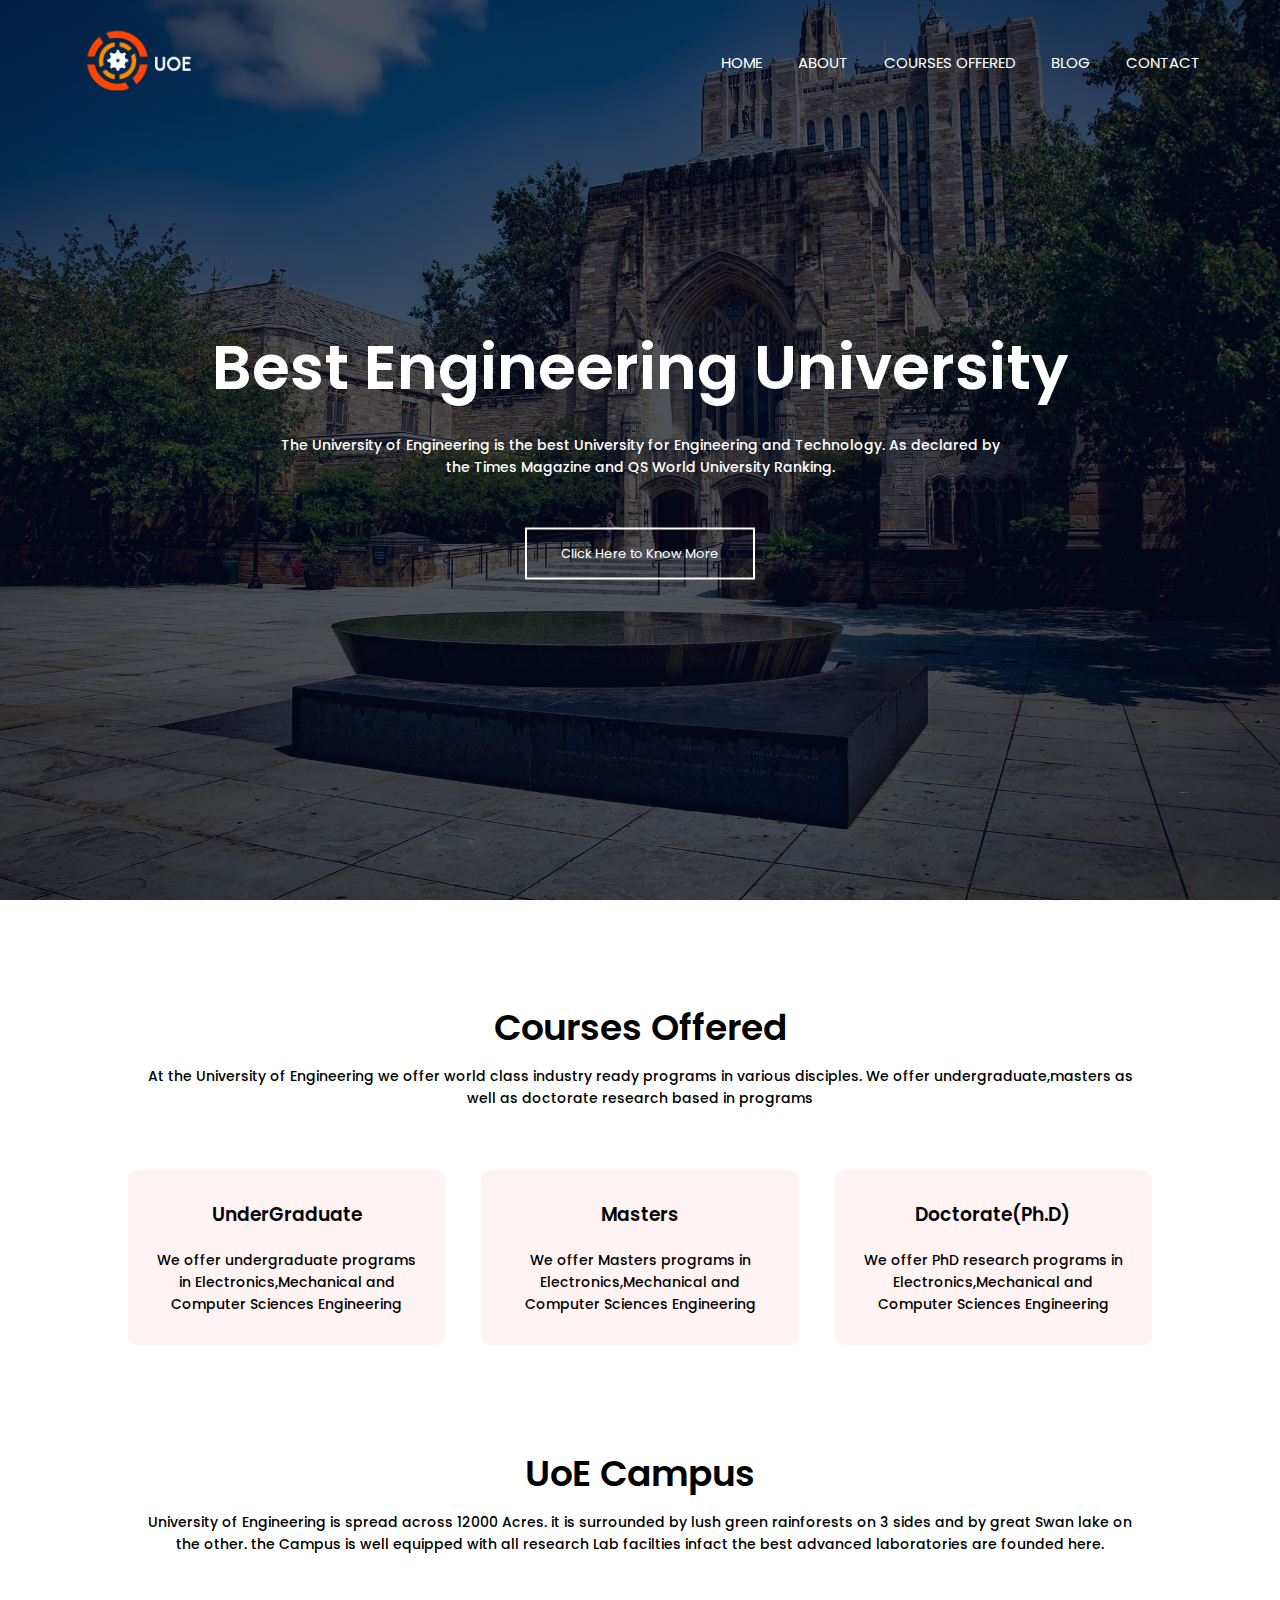
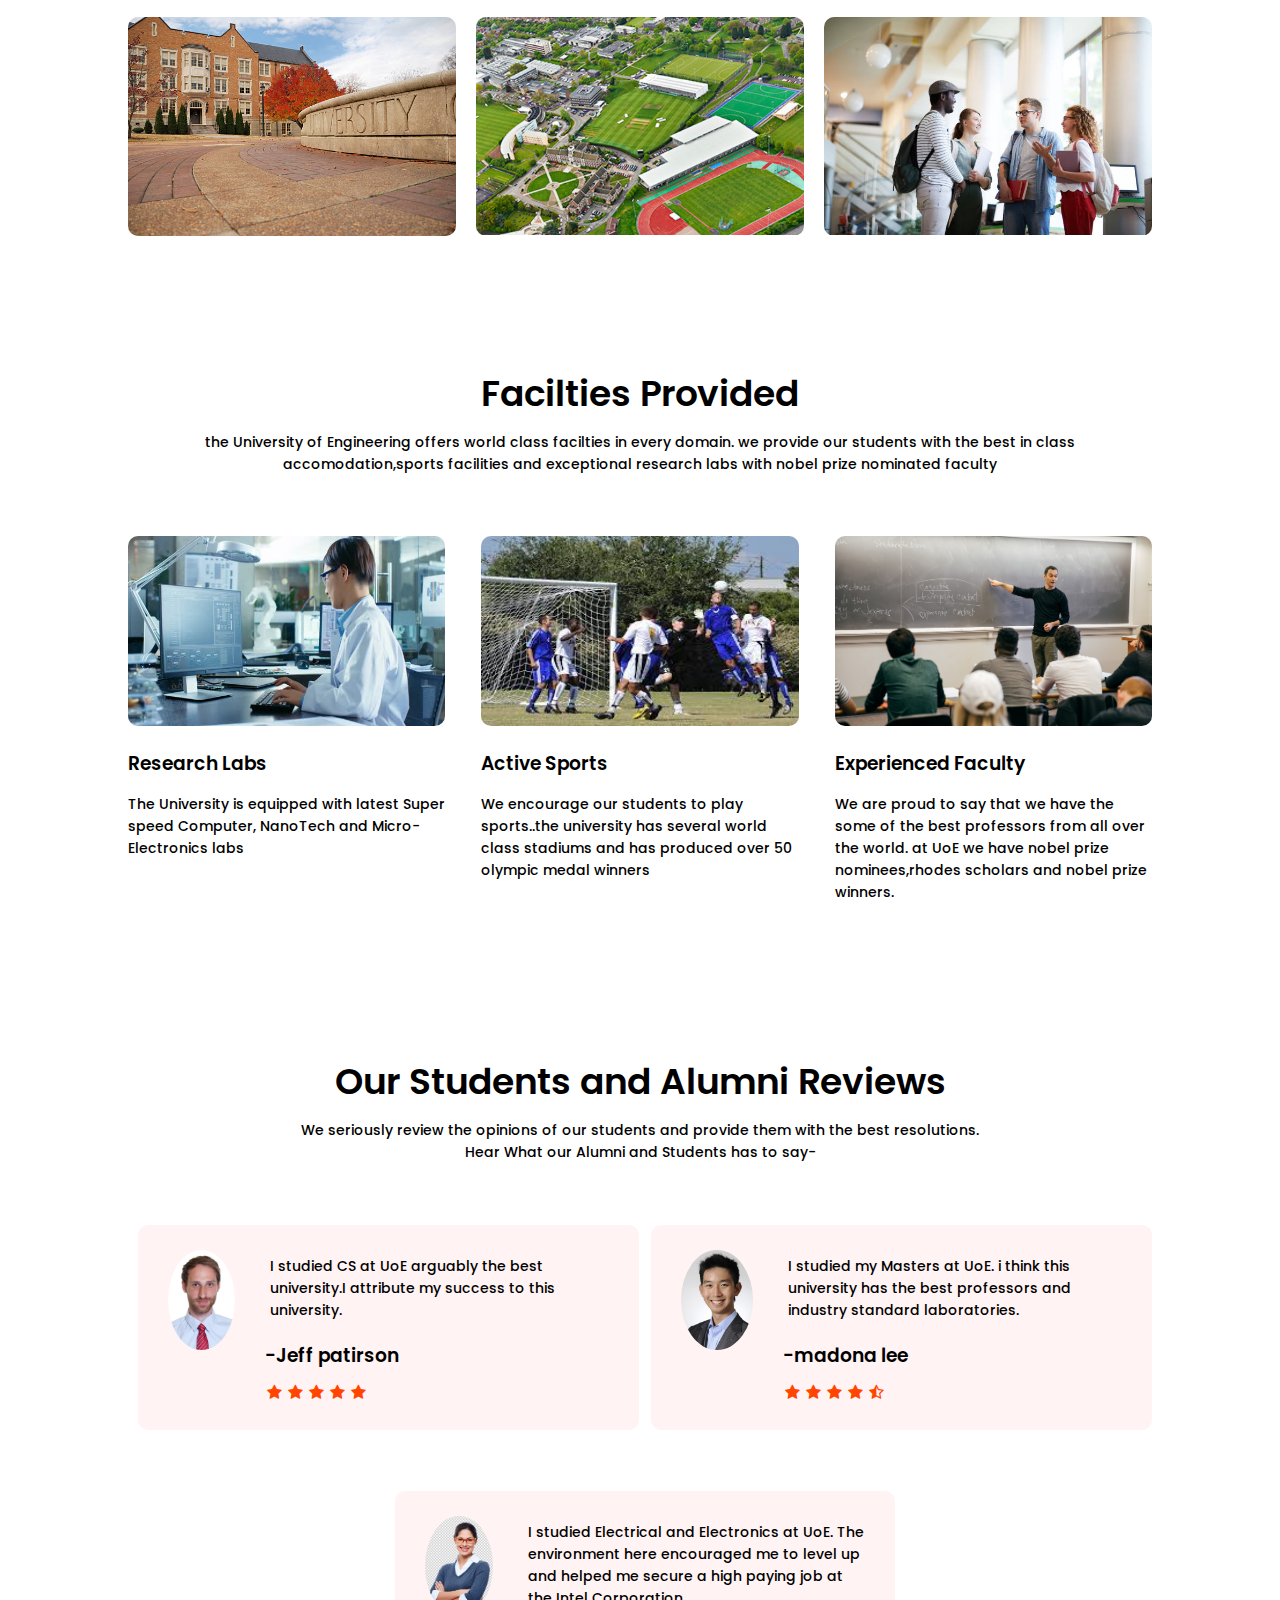
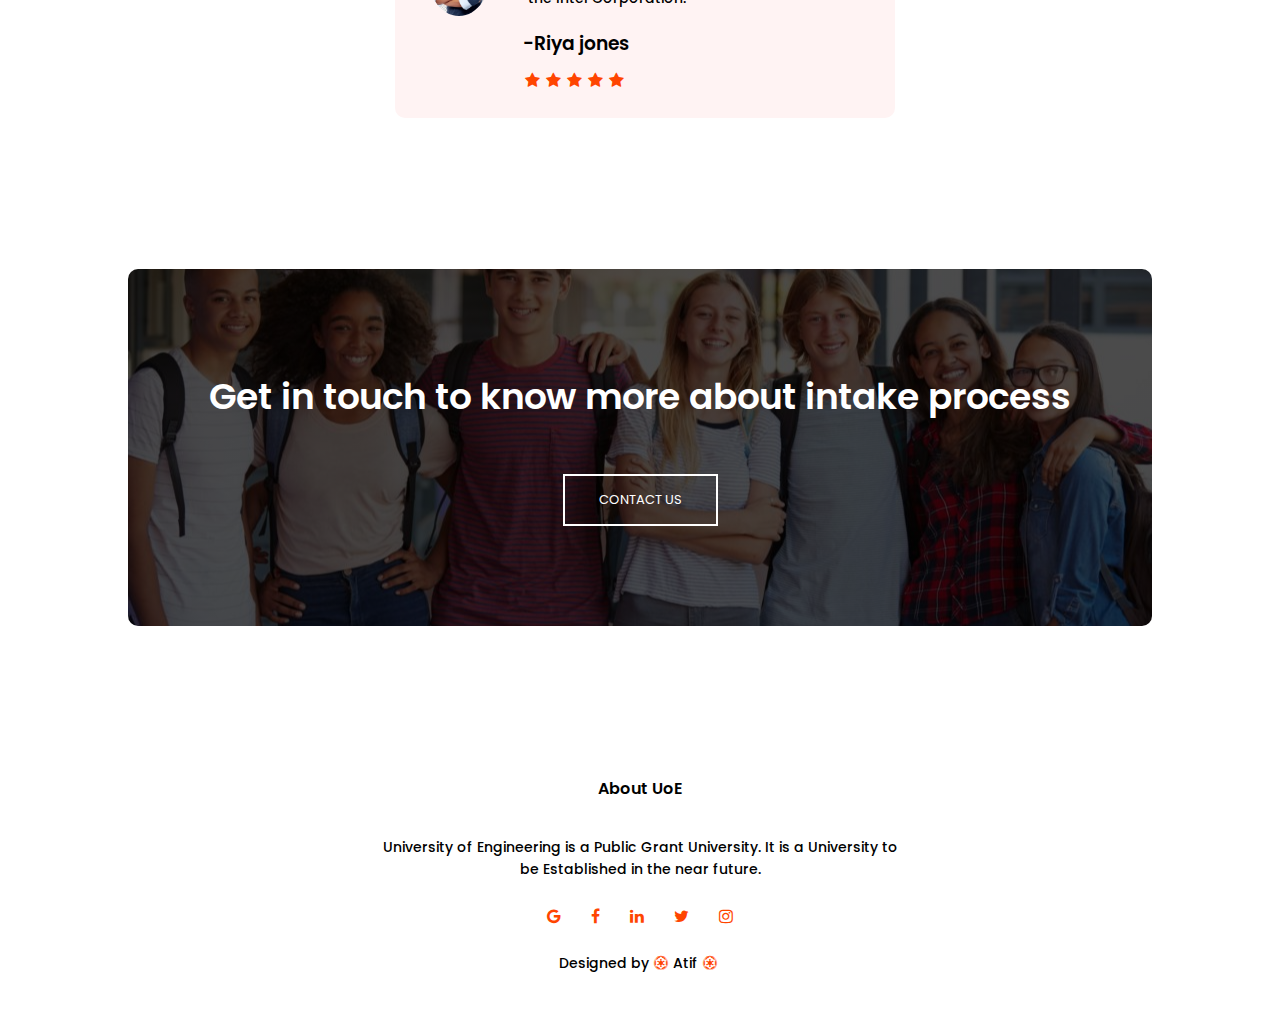
<file: index.html>
<!DOCTYPE html>
<html lang="en">
<head>
    
    <meta charset="UTF-8">
    <meta http-equiv="X-UA-Compatible" content="IE=edge">
    <meta name="viewport" content="width=device-width, initial-scale=1.0">
    <link rel="stylesheet" href="style.css">
    <link rel="preconnect" href="https://fonts.gstatic.com">
    <link href="https://fonts.googleapis.com/css2?family=Poppins:ital,wght@0,100;0,400;0,600;0,700;1,100&display=swap" rel="stylesheet">
    <link rel="stylesheet" href="https://stackpath.bootstrapcdn.com/font-awesome/4.7.0/css/font-awesome.min.css">
    <title>University of Engineering </title>
</head>
<body>
    <section class="header">
<nav>
    <a href="index.html">
        <img src="logo.png" alt="Logo">
    </a>
    <div class="nav-links" id="navLinks">
        <i class="fa fa-times" onclick="hideMenu()"></i>
        <ul>
            <li><a href="index.html">HOME</a></li>
            <li><a href="About.html">ABOUT</a></li>
            <li><a href="Courses.html">COURSES OFFERED</a></li>            
            <li><a href="Blog.html">BLOG</a></li>            
            <li><a href="contact.html">CONTACT</a></li>            
        </ul>  
    </div>
    <i class="fa fa-bars" onclick="showMenu()"></i>
</nav>
<div class="text-box">
    <h1>Best Engineering University</h1>
    <p>The University of Engineering is the best University for Engineering and Technology.
         As declared by <br>the Times Magazine and QS World University Ranking.</p>
    <a href="About.html" class='hero-btn'>Click Here to Know More </a>
</div>
    </section>
<!-- Nice COURSES offered -->
<section class="course">
    <h1>Courses Offered </h1>
    <p>At the University of Engineering we offer world class industry ready programs in various disciples. We offer undergraduate,masters as well as doctorate research based in programs</p>
    <div class="row">
    <div class="course-column">
        <h3>UnderGraduate</h3>
        <p>We offer undergraduate programs in Electronics,Mechanical and Computer Sciences Engineering</p>
    </div>
    <div class="course-column">
        <h3>Masters</h3>
        <p>We offer Masters programs in Electronics,Mechanical and Computer Sciences Engineering</p>
    </div>
    <div class="course-column">
        <h3>Doctorate(Ph.D)</h3>
        <p>We offer PhD research programs in Electronics,Mechanical and Computer Sciences Engineering</p>
    </div>
</div>
</section>
<section class="campus">
    <h1>UoE Campus</h1>
    <p>University of Engineering is spread across 12000 Acres. it is surrounded by lush green rainforests on 3 sides and by great Swan lake on the other. the Campus is well equipped with all research Lab facilties infact the best advanced laboratories are founded here.
    </p>
    <div class="row">
        <div class="campus-column">
            <img src="campus.jpg">
            <div class="layer">
                <h3>Entrance</h3>
            </div>
        </div>
        <div class="campus-column">
            <img src="campus3.png">
            <div class="layer">
                <h3>Sports Area</h3>
            </div>
        </div>
        <div class="campus-column">
            <img src="campus2.jpg" >
            <div class="layer">
                <h3>Great Hall</h3>
            </div>
        </div>
    </div>
</section>

<!-- Facilties provided by University -->
<section class="facilities">
    <h1>Facilties Provided</h1>
    <p>the University of Engineering offers world class facilties in every domain. we provide our students with the best in class accomodation,sports facilities and exceptional research labs with nobel prize nominated faculty</p>
    <div class="row">
        <div class="facilties-coloumn">
            <img src="facilties1.jpg">
                <h3>Research Labs</h3>
                <p>The University is equipped with latest Super speed Computer, NanoTech and Micro-Electronics labs</p>
        </div>
        <div class="facilties-coloumn">
            <img src="facilities2.jpg">
                <h3>Active Sports</h3>
                <p>We encourage our students to play sports..the university has several world class stadiums and has produced over 50 olympic medal winners</p>
        </div>
        <div class="facilties-coloumn">
            <img src="facilities3.jpg">
                <h3>Experienced Faculty</h3>
                <p>We are proud to say that we have the some of the best professors from all over the world. at UoE we have nobel prize nominees,rhodes scholars and nobel prize winners. </p>
        </div>
    </div>
</section>
<section class="reviews">
    <h1>Our Students and Alumni Reviews</h1>
    <p>We seriously review the opinions of our students and provide them with the best resolutions.<br>
    Hear What our Alumni and Students has to say- </p>
    <div class="row">
        <div class="reviews-column">
             <img src="rev2up1.jpg">
             <div>
                 <p>I studied CS at UoE arguably the best university.I attribute my success to this university.</p>
                 <h3>-Jeff patirson</h3>
                 <i class="fa fa-star"></i>
                 <i class="fa fa-star"></i>
                 <i class="fa fa-star"></i>
                 <i class="fa fa-star"></i>
                 <i class="fa fa-star"></i>
             </div>
        </div>
        <div class="reviews-column">
             <img src="rev111.jpg">
             <div>
                 <p>I studied my Masters at UoE. i think this university has the best professors and industry standard laboratories. </p>
                 <h3>-madona lee</h3>
                 <i class="fa fa-star"></i>
                 <i class="fa fa-star"></i>
                 <i class="fa fa-star"></i>
                 <i class="fa fa-star"></i>
                 <i class="fa fa-star-half-o"></i>
             </div>
        </div>
    </div>
    <div class="row2">
    <div class="reviews-column">
        <img src="1114.jpg">
        <div>
            <p>I studied Electrical and Electronics at UoE. The environment here encouraged me to level up and helped me secure a high paying job at the Intel Corporation. </p>
            <h3>-Riya jones</h3>
            <i class="fa fa-star"></i>
            <i class="fa fa-star"></i>
            <i class="fa fa-star"></i>
            <i class="fa fa-star"></i>
            <i class="fa fa-star"></i>
        </div>
   </div>
</div>
</section>


<!-- distant courses section -->
<section class="cta">
    <h1>Get in touch to know more about intake process</h1>
    <a href="" class="hero-btn">CONTACT US</a>
</section>

<!-- footer section  -->
<section class="footer">
    <h4>About UoE</h4>
    <p>University of Engineering is a Public Grant University. It is a University to <br>be Established in the near future.</p>
    <div class="socialicons">
        <i class="fa fa-google"></i>
        <i class="fa fa-facebook"></i>
        <i class="fa fa-linkedin"></i>
        <i class="fa fa-twitter"></i>        
        <i class="fa fa-instagram"></i>        
                
    </div>

    <!-- conclusion line -->
    <p>Designed by<i class="fa fa-empire"></i>Atif<i class="fa fa-empire"></i></p>
</section>

<!-- -----JavaScript -->
<script>
    var navLinks = document.getElementById("navLinks");
    function showMenu()
    {
        document.querySelector('.nav-links').style.display = 'block';
        navLinks.style.right = "0";

    }
    function hideMenu()
    {
        navLinks.style.right="-200px";
        setTimeout(()=>{
        	document.querySelector('.nav-links').style.display = 'none';
        },1000)
    }    
</script>



</body>
</html>
</file>
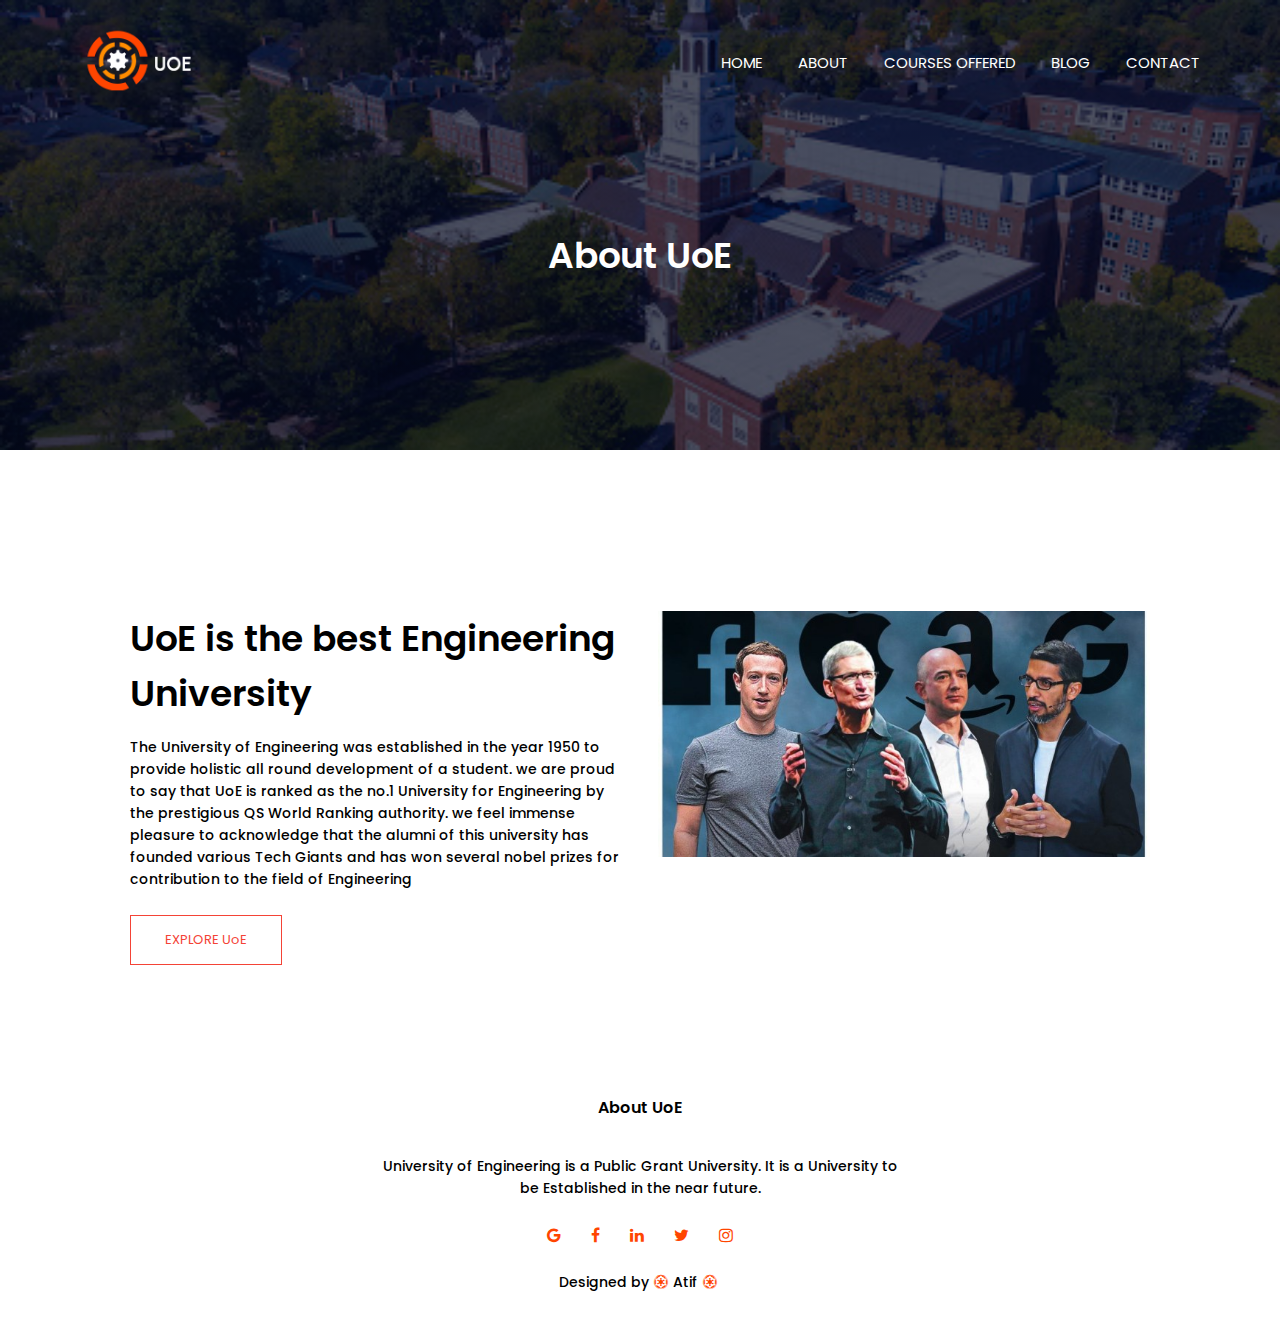
<file: About.html>
<!DOCTYPE html>
<html lang="en">
<head>
    
    <meta charset="UTF-8">
    <meta http-equiv="X-UA-Compatible" content="IE=edge">
    <meta name="viewport" content="width=device-width, initial-scale=1.0">
    <link rel="stylesheet" href="style.css">
    <link rel="preconnect" href="https://fonts.gstatic.com">
    <link href="https://fonts.googleapis.com/css2?family=Poppins:ital,wght@0,100;0,400;0,600;0,700;1,100&display=swap" rel="stylesheet">
    <link rel="stylesheet" href="https://stackpath.bootstrapcdn.com/font-awesome/4.7.0/css/font-awesome.min.css">
    <title>About UoE </title>
</head>
<body>
    <section class="about-header">
<nav>
    <a href="index.html">
        <img src="logo.png" alt="Logo">
    </a>
    <div class="nav-links" id="navLinks">
        <i class="fa fa-times" onclick="hideMenu()"></i>
        <ul>
            <li><a href="index.html">HOME</a></li>
            <li><a href="About.html">ABOUT</a></li>
            <li><a href="Courses.html">COURSES OFFERED</a></li>            
            <li><a href="Blog.html">BLOG</a></li>            
            <li><a href="contact.html">CONTACT</a></li>            
        </ul>  
    </div>
    <i class="fa fa-bars" onclick="showMenu()"></i>
</nav>
<h1>About UoE</h1>
    </section>


<section class="about-us">
    <div class="row">
        <div class="about-col">
            <h1>UoE is the best Engineering University</h1>
            <p>The University of Engineering was established in the year 1950 to provide holistic all round development of a student. we are proud to say that UoE is ranked as the no.1 University for Engineering by the prestigious QS World Ranking authority. we feel immense pleasure to acknowledge that the alumni of this university has founded various Tech Giants and has won several nobel prizes for contribution to the field of Engineering</p>
            <a href="" class="hero-btn red-btn">EXPLORE UoE</a>
            </div>
        <div class="about-col">
            <img src="about22.jpg" alt="">
        </div>
    </div>
</section>




    
<!-- footer section  -->
<section class="footer">
    <h4>About UoE</h4>
    <p>University of Engineering is a Public Grant University. It is a University to <br>be Established in the near future.</p>
    <div class="socialicons">
        <i class="fa fa-google"></i>
        <i class="fa fa-facebook"></i>
        <i class="fa fa-linkedin"></i>
        <i class="fa fa-twitter"></i>        
        <i class="fa fa-instagram"></i>        
                
    </div>

    <!-- conclusion line -->
    <p>Designed by<i class="fa fa-empire"></i>Atif<i class="fa fa-empire"></i></p>
</section>

<!-- -----JavaScript -->
<script>
    var navLinks = document.getElementById("navLinks");
    function showMenu()
    {
        document.querySelector('.nav-links').style.display = 'block';
        navLinks.style.right = "0";

    }
    function hideMenu()
    {
        navLinks.style.right="-200px";
        setTimeout(()=>{
        	document.querySelector('.nav-links').style.display = 'none';
        },1000)
    }    
</script>



</body>
</html>
</file>
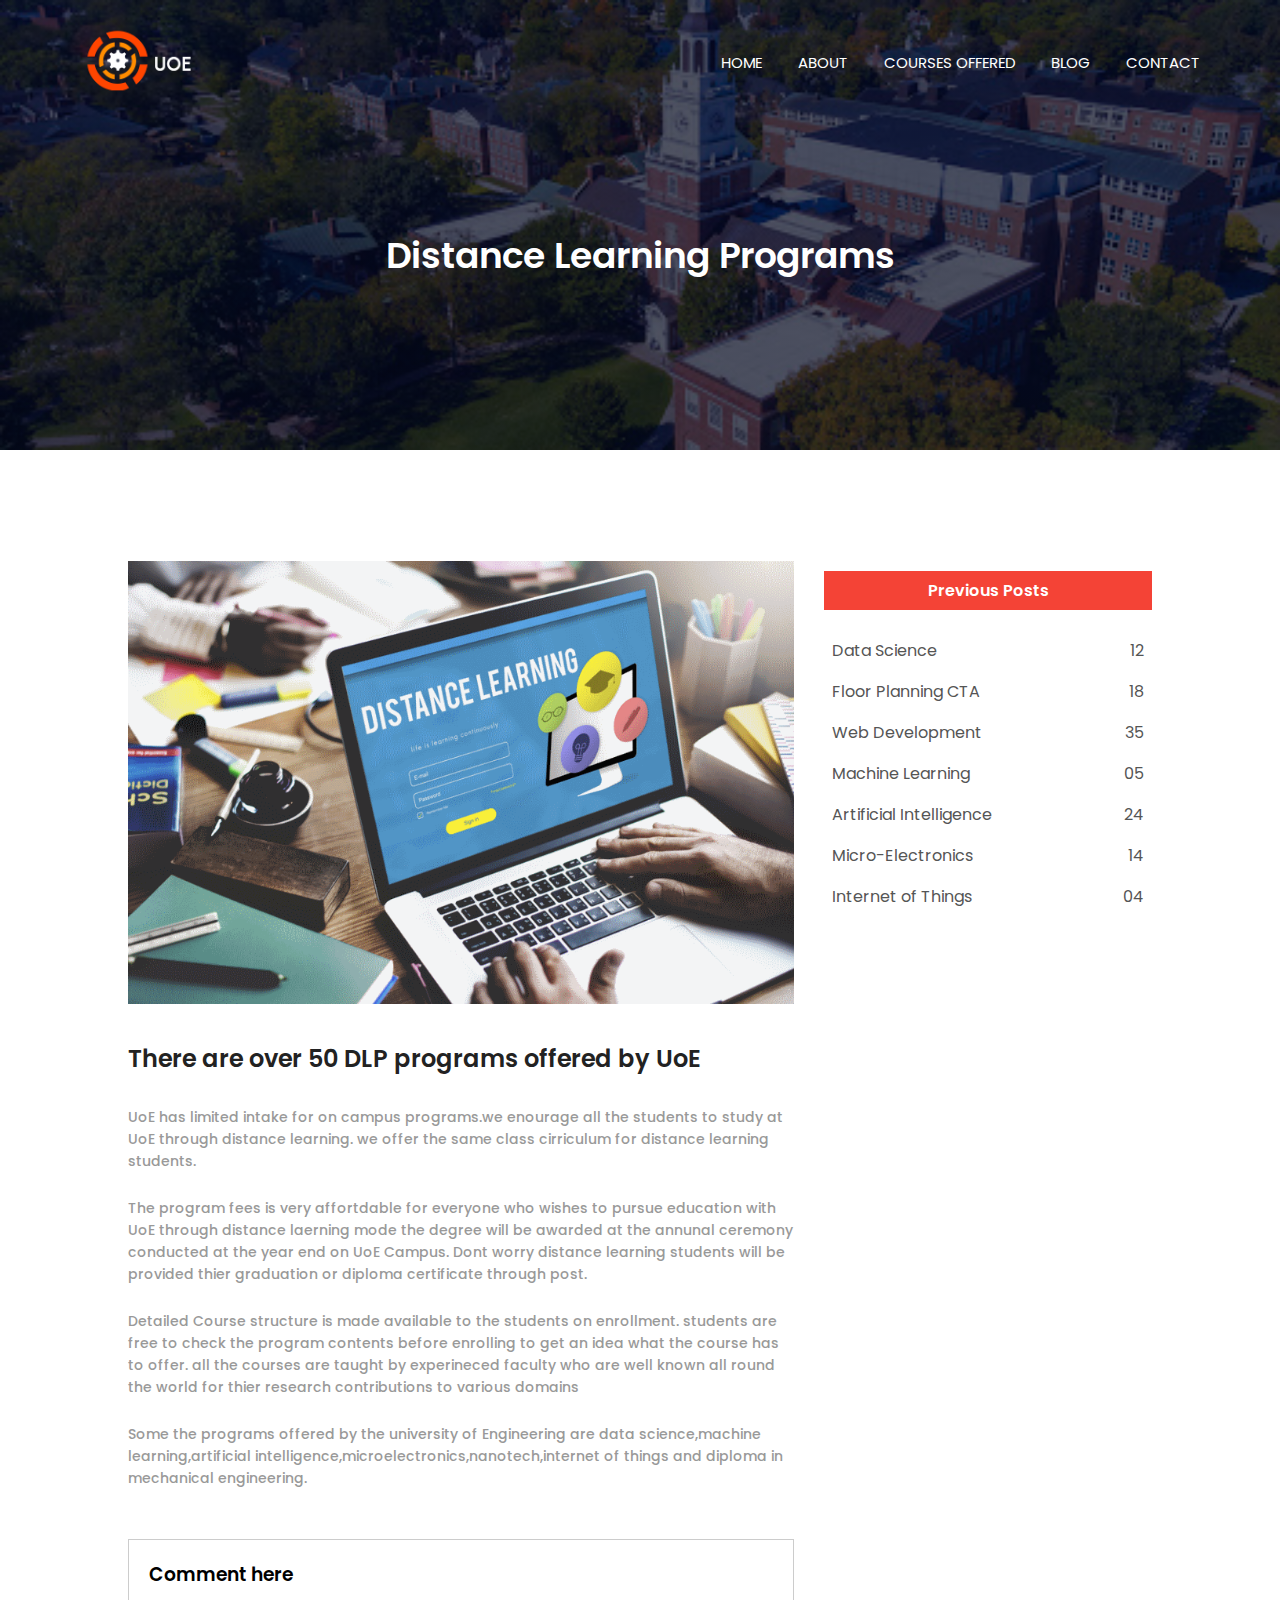
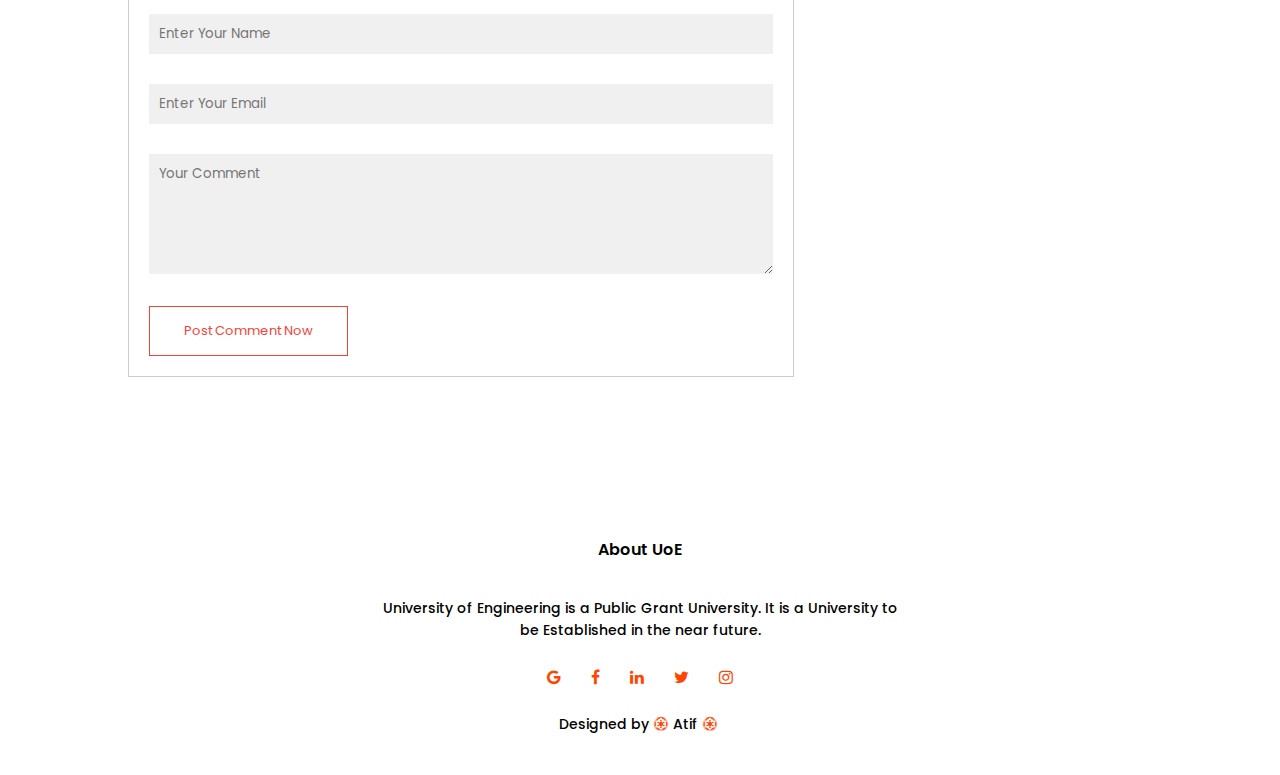
<file: Blog.html>
<!DOCTYPE html>
<html lang="en">
<head>
    
    <meta charset="UTF-8">
    <meta http-equiv="X-UA-Compatible" content="IE=edge">
    <meta name="viewport" content="width=device-width, initial-scale=1.0">
    <link rel="stylesheet" href="style.css">
    <link rel="preconnect" href="https://fonts.gstatic.com">
    <link href="https://fonts.googleapis.com/css2?family=Poppins:ital,wght@0,100;0,400;0,600;0,700;1,100&display=swap" rel="stylesheet">
    <link rel="stylesheet" href="https://stackpath.bootstrapcdn.com/font-awesome/4.7.0/css/font-awesome.min.css">
    <title>UoE Blog</title>
</head>
<body>
    <section class="about-header">
<nav>
    <a href="index.html">
        <img src="logo.png" alt="Logo">
    </a>
    <div class="nav-links" id="navLinks">
        <i class="fa fa-times" onclick="hideMenu()"></i>
        <ul>
            <li><a href="index.html">HOME</a></li>
            <li><a href="About.html">ABOUT</a></li>
            <li><a href="Courses.html">COURSES OFFERED</a></li>            
            <li><a href="Blog.html">BLOG</a></li>            
            <li><a href="contact.html">CONTACT</a></li>            
        </ul>  
    </div>
    <i class="fa fa-bars" onclick="showMenu()"></i>
</nav>
<h1>Distance Learning Programs</h1>
    </section>

<!-- content of blog page -->
<section class="blog-content">
    <div class="row">
        <div class="blog-left">
            <img src="dlp.png" alt="">
            <h2>There are over 50 DLP programs offered by UoE</h2>
            <p>UoE has limited intake for on campus programs.we enourage all the students to study at UoE through distance learning. we offer the same class cirriculum for distance learning students.</p>
            <br>
            <p>The program fees is very affortdable for everyone who wishes to pursue education with UoE through distance laerning mode the degree will be awarded at the annunal ceremony conducted at the year end on UoE Campus. Dont worry distance learning students will be provided thier graduation or diploma certificate through post.</p>
            <br>
            <p>Detailed Course structure is made available to the students on enrollment. students are free to check the program contents before enrolling to get an idea what the course has to offer. all the courses are taught by experineced faculty who are well known all round the world for thier research contributions to various domains</p>
            <br>
            <p>Some the programs offered by the university of Engineering are data science,machine learning,artificial intelligence,microelectronics,nanotech,internet of things and diploma in mechanical engineering.</p>



            <!-- designing comment box -->
            <div class="comment-box">
                <h3>Comment here</h3>
                <form action="" class="comment-form">
                    <input type="text" placeholder="Enter Your Name">
                    <input type="email" placeholder="Enter Your Email">
                    <textarea rows="5" placeholder="Your Comment"></textarea>
                    <button type="submit" class="hero-btn red-btn">Post Comment Now</button>
                </form>
            </div>

        </div>
        <div class="blog-right">

            <h3>Previous Posts</h3>
            <div>
                <span>Data Science</span>
                <span>12</span>
            </div>
            <div>
                <span>Floor Planning CTA</span>
                <span>18</span>
            </div>
            <div>
                <span>Web Development</span>
                <span>35</span>
            </div>
            <div>
                <span>Machine Learning</span>
                <span>05</span>
            </div>
            <div>
                <span>Artificial Intelligence</span>
                <span>24</span>
            </div>
            <div>
                <span>Micro-Electronics</span>
                <span>14</span>
            </div>
            <div>
                <span>Internet of Things</span>
                <span>04</span>
            </div>
        </div>
    </div>
</section>




    

    
<!-- footer section  -->
<section class="footer">
    <h4>About UoE</h4>
    <p>University of Engineering is a Public Grant University. It is a University to <br>be Established in the near future.</p>
    <div class="socialicons">
        <i class="fa fa-google"></i>
        <i class="fa fa-facebook"></i>
        <i class="fa fa-linkedin"></i>
        <i class="fa fa-twitter"></i>        
        <i class="fa fa-instagram"></i>        
                
    </div>

    <!-- conclusion line -->
    <p>Designed by<i class="fa fa-empire"></i>Atif<i class="fa fa-empire"></i></p>
</section>

<!-- -----JavaScript -->
<script>
    var navLinks = document.getElementById("navLinks");
    function showMenu()
    {
        document.querySelector('.nav-links').style.display = 'block';
        navLinks.style.right = "0";

    }
    function hideMenu()
    {
        navLinks.style.right="-200px";
        setTimeout(()=>{
        	document.querySelector('.nav-links').style.display = 'none';
        },1000)
    }    
</script>



</body>
</html>
</file>
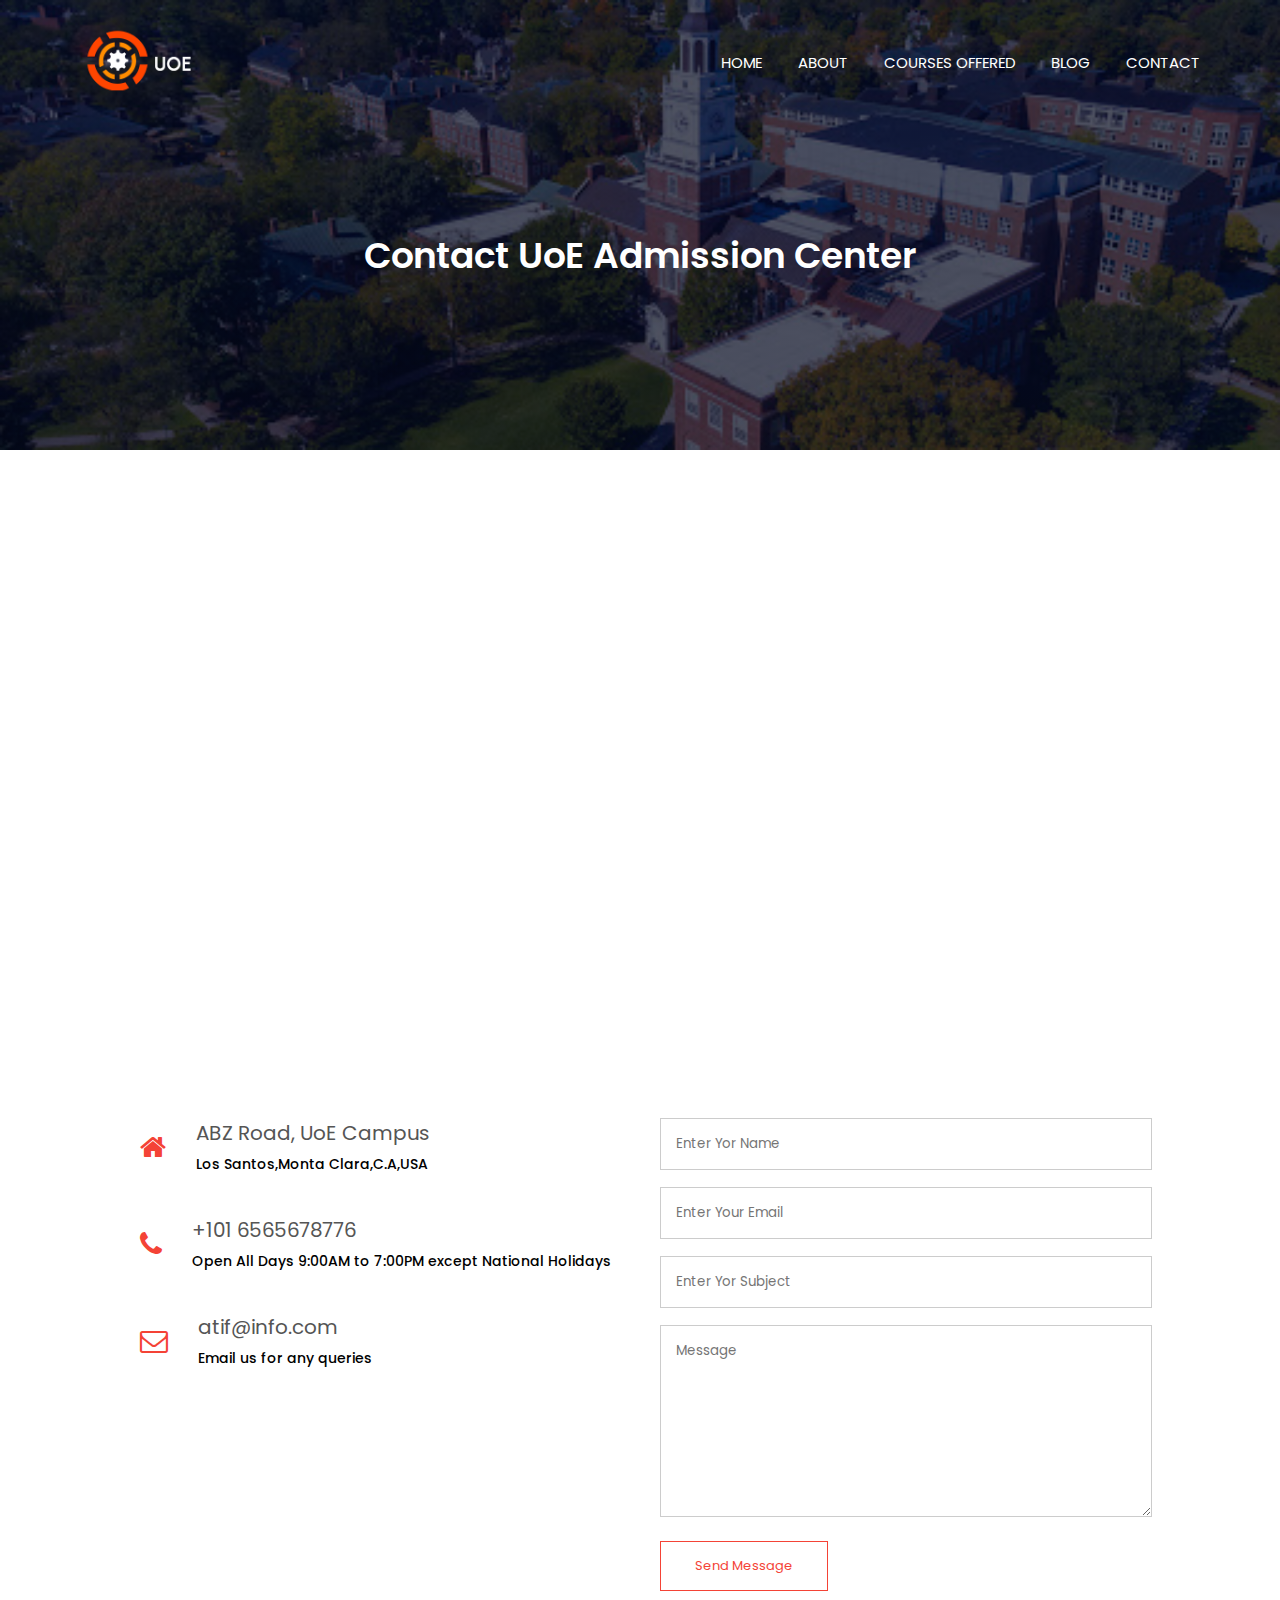
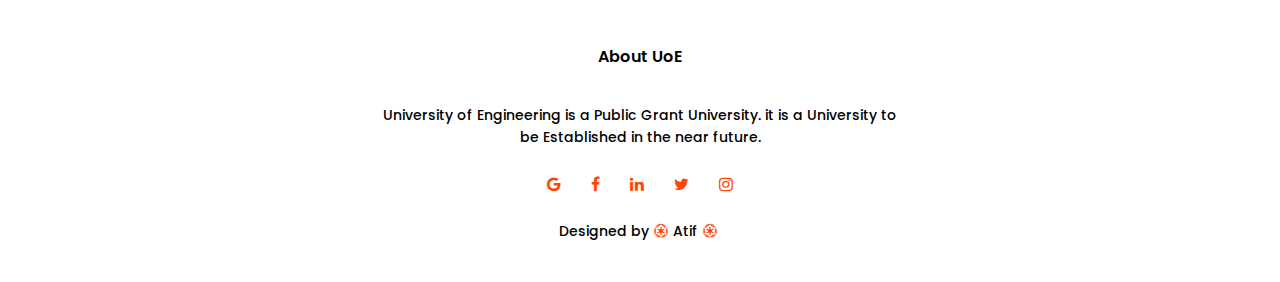
<file: contact.html>
<!DOCTYPE html>
<html lang="en">
<head>
    
    <meta charset="UTF-8">
    <meta http-equiv="X-UA-Compatible" content="IE=edge">
    <meta name="viewport" content="width=device-width, initial-scale=1.0">
    <link rel="stylesheet" href="style.css">
    
    <link rel="preconnect" href="https://fonts.gstatic.com">
    <link href="https://fonts.googleapis.com/css2?family=Poppins:ital,wght@0,100;0,400;0,600;0,700;1,100&display=swap" rel="stylesheet">
    <link rel="stylesheet" href="https://stackpath.bootstrapcdn.com/font-awesome/4.7.0/css/font-awesome.min.css">
    <title>Contact Us</title>
</head>
<body>
    <section class="about-header">
<nav>
    <a href="index.html">
        <img src="logo.png" alt="Logo">
    </a>
    <div class="nav-links" id="navLinks">
        <i class="fa fa-times" onclick="hideMenu()"></i>
        <ul>
            <li><a href="index.html">HOME</a></li>
            <li><a href="About.html">ABOUT</a></li>
            <li><a href="Courses.html">COURSES OFFERED</a></li>            
            <li><a href="Blog.html">BLOG</a></li>            
            <li><a href="contact.html">CONTACT</a></li>            
        </ul>  
    </div>
    <i class="fa fa-bars" onclick="showMenu()"></i>
</nav>
<h1>Contact UoE Admission Center</h1>
    </section>

<!-- contact uae section -->
<section class="location">
    <iframe src="https://www.google.com/maps/embed?pb=!1m18!1m12!1m3!1d5873.193814627203!2d78.50575306547786!3d17.34953103545619!2m3!1f0!2f0!3f0!3m2!1i1024!2i768!4f13.1!3m3!1m2!1s0x3bcb986e54890e85%3A0x614204b1b4e3de40!2s12%2F234-5%2C%20New%20Santoshnagar%2C%20Santosh%20Nagar%2C%20Hyderabad%2C%20Telangana%20500059!5e0!3m2!1sen!2sin!4v1621340260043!5m2!1sen!2sin" width="600" height="450" style="border:0;" allowfullscreen="" loading="lazy"></iframe>
</section>

<!-- contact form  -->
<section class="contact-us">
    <div class="row">
        <div class="contact-column">
            <div>
                <i class="fa fa-home"></i>
                <span><h5>
                    ABZ Road, UoE Campus
                </h5>
                <p>Los Santos,Monta Clara,C.A,USA</p>
            </span>
            </div>
            <div>
                <i class="fa fa-phone"></i>
                <span><h5>
                    +101 6565678776
                </h5>
                <p>Open All Days 9:00AM to 7:00PM except National Holidays</p>
            </span>
            </div>
            <div>
                <i class="fa fa-envelope-o"></i>
                <span><h5>
                    atif@info.com
                </h5>
                <p>Email us for any queries</p>
            </span>
            </div>
        </div>
             <div class="contact-column">
                 <form action="form-handler.php" method="POST">
                     <input type="text" name="name" placeholder="Enter Yor Name" required>
                     <input type="email" name="email" placeholder="Enter Your Email" required>
                     <input type="text" name="subject" placeholder="Enter Yor Subject" required>
                     <textarea rows="8"
                     name="message" placeholder="Message" required></textarea>
                     <a href="contact.html" class="hero-btn red-btn">Send Message</a>
                     

                 </form>
             </div>
    </div>
</div>
</section>






    
<!-- footer section  -->
<section class="footer">
    <h4>About UoE</h4>
    <p>University of Engineering is a Public Grant University. it is a University to <br>be Established in the near future.</p>
    <div class="socialicons">
        <i class="fa fa-google"></i>
        <i class="fa fa-facebook"></i>
        <i class="fa fa-linkedin"></i>
        <i class="fa fa-twitter"></i>        
        <i class="fa fa-instagram"></i>        
                
    </div>

    <!-- conclusion line -->
    <p>Designed by<i class="fa fa-empire"></i>Atif<i class="fa fa-empire"></i></p>
</section>

<!-- -----JavaScript -->
<script>
    var navLinks = document.getElementById("navLinks");
    function showMenu()
    {
        document.querySelector('.nav-links').style.display = 'block';
        navLinks.style.right = "0";

    }
    function hideMenu()
    {
        navLinks.style.right="-200px";
        setTimeout(()=>{
        	document.querySelector('.nav-links').style.display = 'none';
        },1000)
    }    
</script>



</body>
</html>
</file>
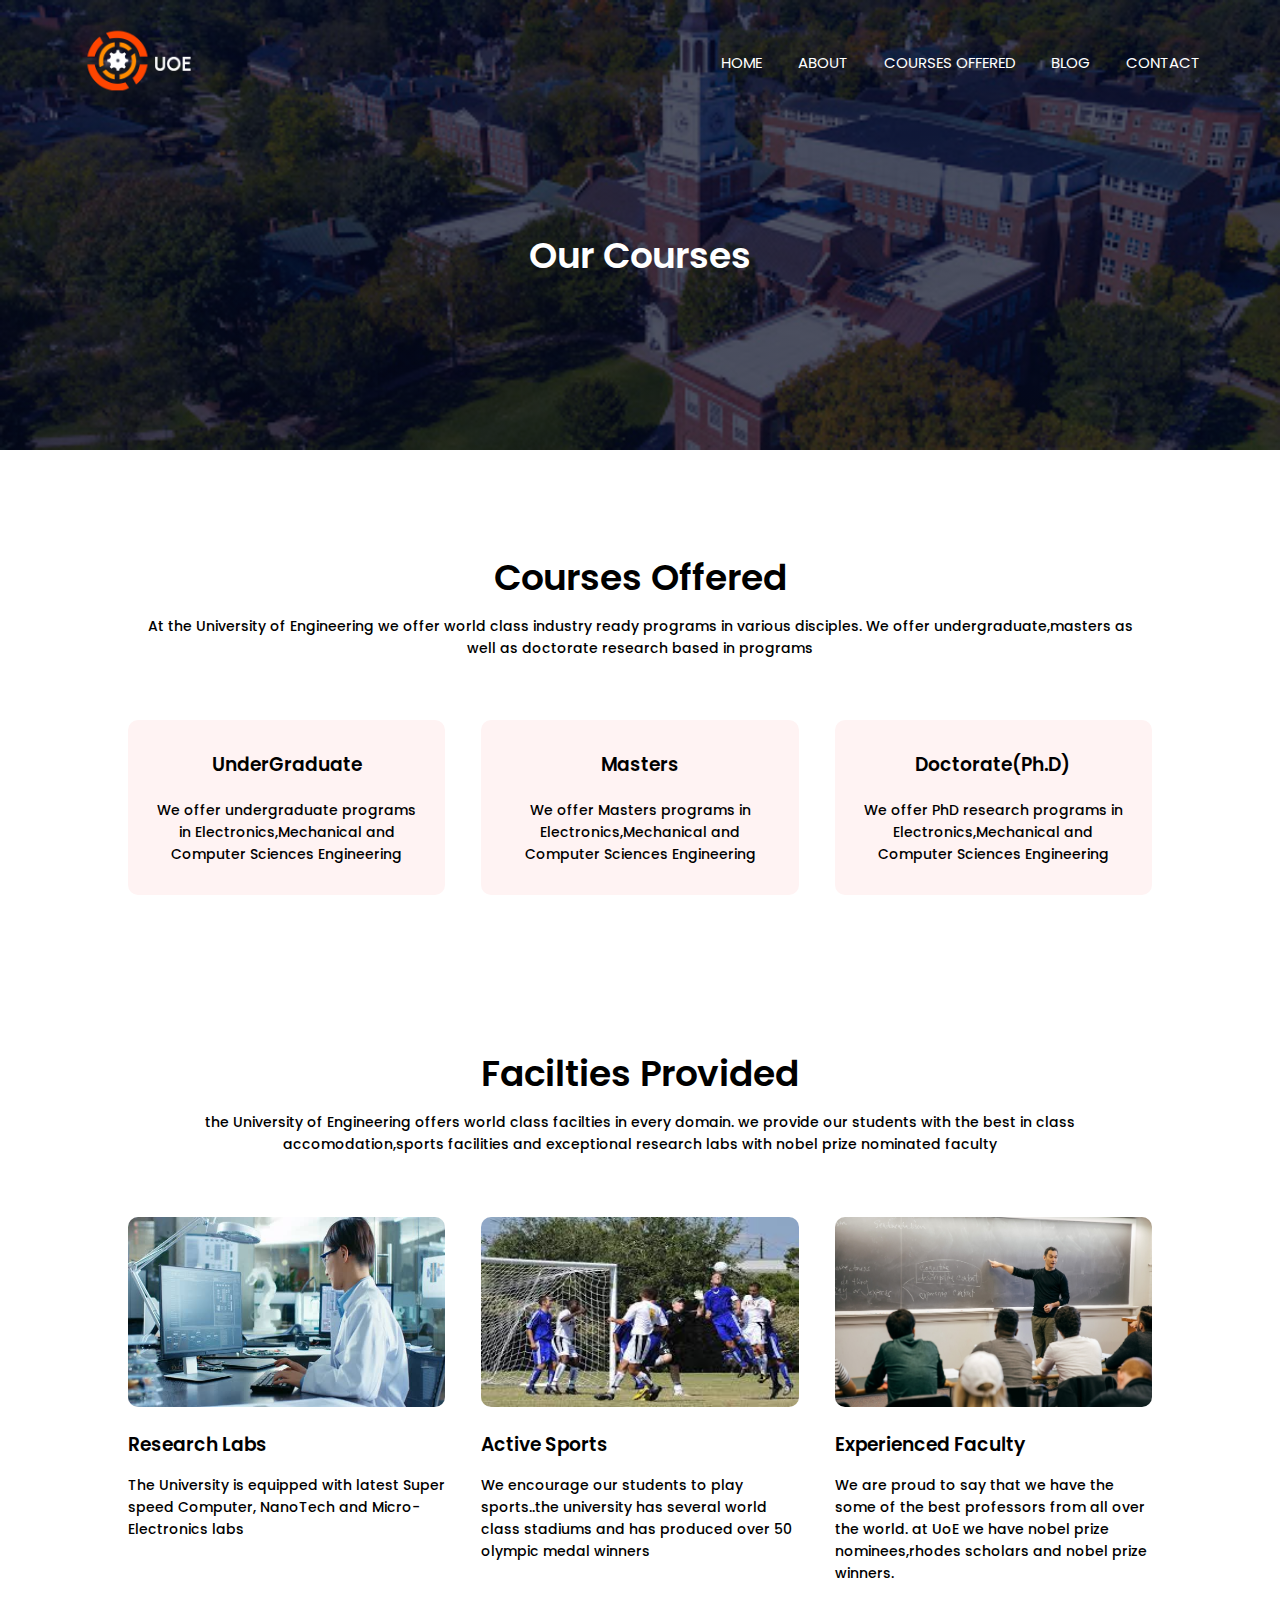
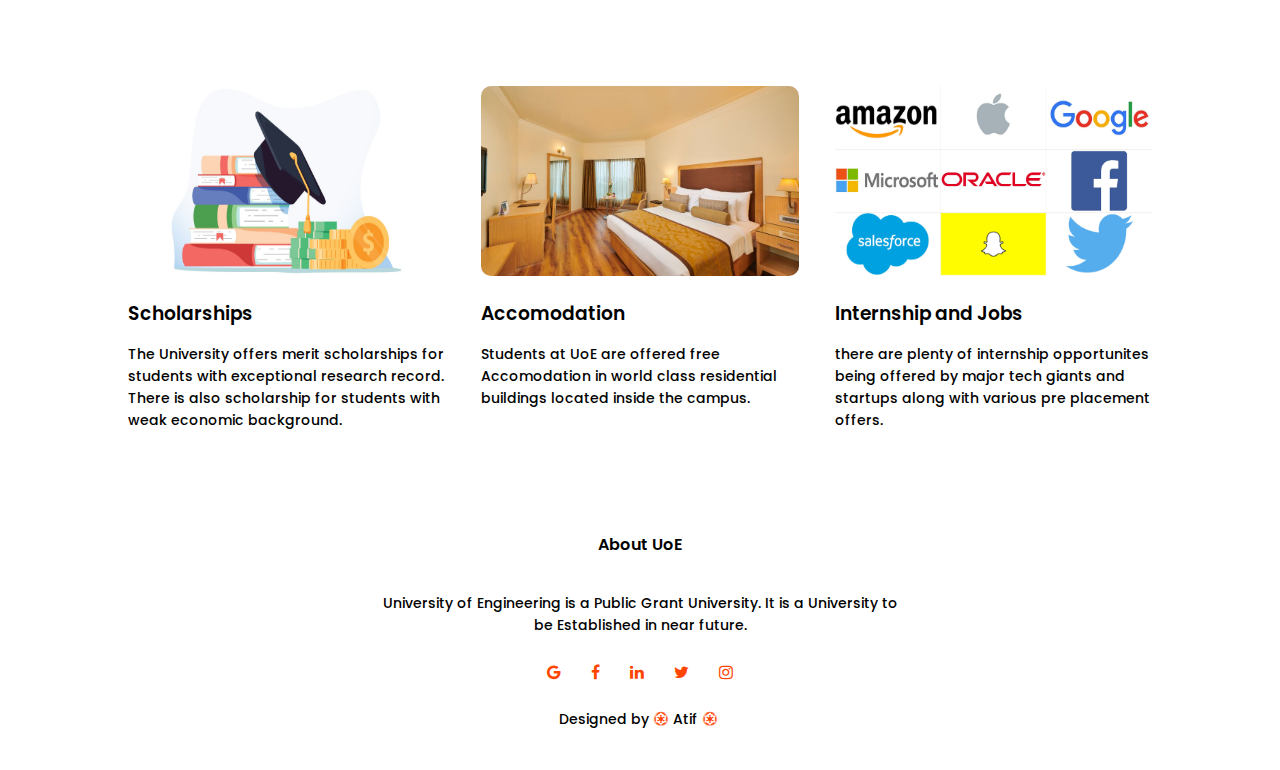
<file: Courses.html>
<!DOCTYPE html>
<html lang="en">
<head>
    
    <meta charset="UTF-8">
    <meta http-equiv="X-UA-Compatible" content="IE=edge">
    <meta name="viewport" content="width=device-width, initial-scale=1.0">
    <link rel="stylesheet" href="style.css">
    <link rel="preconnect" href="https://fonts.gstatic.com">
    <link href="https://fonts.googleapis.com/css2?family=Poppins:ital,wght@0,100;0,400;0,600;0,700;1,100&display=swap" rel="stylesheet">
    <link rel="stylesheet" href="https://stackpath.bootstrapcdn.com/font-awesome/4.7.0/css/font-awesome.min.css">
    <title>Courses Offered </title>
</head>
<body>
    <section class="about-header">
<nav>
    <a href="index.html">
        <img src="logo.png" alt="Logo">
    </a>
    <div class="nav-links" id="navLinks">
        <i class="fa fa-times" onclick="hideMenu()"></i>
        <ul>
            <li><a href="index.html">HOME</a></li>
            <li><a href="About.html">ABOUT</a></li>
            <li><a href="Courses.html">COURSES OFFERED</a></li>            
            <li><a href="Blog.html">BLOG</a></li>            
            <li><a href="contact.html">CONTACT</a></li>            
        </ul>  
    </div>
    <i class="fa fa-bars" onclick="showMenu()"></i>
</nav>
<h1>Our Courses</h1>
    </section>

    <!-- courses page -->
    <section class="course">
        <h1>Courses Offered </h1>
        <p>At the University of Engineering we offer world class industry ready programs in various disciples. We offer undergraduate,masters as well as doctorate research based in programs</p>
        <div class="row">
        <div class="course-column">
            <h3>UnderGraduate</h3>
            <p>We offer undergraduate programs in Electronics,Mechanical and Computer Sciences Engineering</p>
        </div>
        <div class="course-column">
            <h3>Masters</h3>
            <p>We offer Masters programs in Electronics,Mechanical and Computer Sciences Engineering</p>
        </div>
        <div class="course-column">
            <h3>Doctorate(Ph.D)</h3>
            <p>We offer PhD research programs in Electronics,Mechanical and Computer Sciences Engineering</p>
        </div>
    </div>
    </section>

    <section class="facilities">
        <h1>Facilties Provided</h1>
        <p>the University of Engineering offers world class facilties in every domain. we provide our students with the best in class accomodation,sports facilities and exceptional research labs with nobel prize nominated faculty</p>
        <div class="row">
            <div class="facilties-coloumn">
                <img src="facilties1.jpg">
                    <h3>Research Labs</h3>
                    <p>The University is equipped with latest Super speed Computer, NanoTech and Micro-Electronics labs</p>
            </div>
            <div class="facilties-coloumn">
                <img src="facilities2.jpg">
                    <h3>Active Sports</h3>
                    <p>We encourage our students to play sports..the university has several world class stadiums and has produced over 50 olympic medal winners</p>
            </div>
            <div class="facilties-coloumn">
                <img src="facilities3.jpg">
                    <h3>Experienced Faculty</h3>
                    <p>We are proud to say that we have the some of the best professors from all over the world. at UoE we have nobel prize nominees,rhodes scholars and nobel prize winners. </p>
            </div>
        </div>
        <div class="row">
            <div class="facilties-coloumn">
                <img src="scholarships.jpg">
                    <h3>Scholarships</h3>
                    <p>The University offers merit scholarships for students with exceptional research record. There is also scholarship for students with weak economic background.</p>
            </div>
            <div class="facilties-coloumn">
                <img src="accomadation.jpg">
                    <h3>Accomodation</h3>
                    <p>Students at UoE are offered free Accomodation in world class residential buildings located inside the campus.</p>
            </div>
            <div class="facilties-coloumn">
                <img src="interjob.jpg">
                    <h3>Internship and Jobs</h3>
                    <p>there are plenty of internship opportunites being offered by major tech giants and startups along with various pre placement offers. </p>
            </div>
        </div>
    </section>
    





    
<!-- footer section  -->
<section class="footer">
    <h4>About UoE</h4>
    <p>University of Engineering is a Public Grant University. It is a University to <br>be Established in near future.</p>
    <div class="socialicons">
        <i class="fa fa-google"></i>
        <i class="fa fa-facebook"></i>
        <i class="fa fa-linkedin"></i>
        <i class="fa fa-twitter"></i>        
        <i class="fa fa-instagram"></i>        
                
    </div>

    <!-- conclusion line -->
    <p>Designed by<i class="fa fa-empire"></i>Atif<i class="fa fa-empire"></i></p>
</section>

<!-- -----JavaScript -->
<script>
    var navLinks = document.getElementById("navLinks");
    function showMenu()
    {
        document.querySelector('.nav-links').style.display = 'block';
        navLinks.style.right = "0";

    }
    function hideMenu()
    {
        navLinks.style.right="-200px";
        setTimeout(()=>{
        	document.querySelector('.nav-links').style.display = 'none';
        },1000)
    }    
</script>



</body>
</html>
</file>
<file: style.css>
html{
    scroll-behavior: smooth;
}
*{
    /* the properites specified using * are universal and are applied to all the properies unless specified */
    margin: 0;
    padding: 0;
    font-family: 'Poppins', sans-serif;
    scroll-behavior: smooth;
    /* added font and default margin and padding is specied zero */
}
.header{
    /* styling the header part of our website adding background image and positioning */
    /* viewport units vh,vw are used to make it responsive */
    min-height: 100vh;
    width: 100%;
    background-image: linear-gradient(rgba(4,9,30,0.7),rgb(4,9,30,0.7)),url(header.jpg);
    background-position: center;
    background-size: cover;
    position: relative;
}
nav{
    display: flex;
    padding: 2% 5%;
    justify-content: space-between;
    align-items: center;
}
nav img {
    width: 150px; 
}

.nav-links{
    flex: 1;
    text-align: right;  
}
.nav-links ul li {
    list-style: none;
    display: inline-block;
    padding: 6px 16px;
    position: relative;
}
.nav-links ul li a{
    color: white;
    text-decoration: none;
    font-size: 15px;
}
.nav-links ul li a:hover{
    color: white;
    text-decoration: none;
    font-size: 20px;
    transition-duration: 0.7s;
    font-weight: bold;
}
.nav-links ul li::after{
    content: '';
    width: 0%;
    height: 2px;
    background-color: rgb(238, 96, 30);
    display: block;
    margin: auto;
    transition-duration: 0.7s;
}
.nav-links ul li:hover::after{
    width: 100%;
}
.text-box{
    position: absolute;
    color: white;
    width: 90%;
    top: 50%;
    left: 50%;
    text-align: center;
    transform: translate(-50%,-50%);
}
.text-box h1{
    font-size: 62px;

}
.text-box p{
    margin: 10px 0 40px;
    font-size: 14px;
    color: white;
}

.hero-btn
{
    display: inline-block;
    text-decoration: none;
    color: white;
    border: 2px solid white;
    padding: 14px 34px;
    font-size: 13px;
    cursor: pointer;
    position: relative;
    background:transparent;
}
.hero-btn:hover{
    border: 2px solid rgb(238, 96, 30);
    background-color: rgb(238, 96, 30) ;
    transition: 0.5s; 
} 

nav .fa{
    display: none;

}
/* making the above things responsive */
@media(max-width:700px){
    .text-box h1{
        font-size: 23px;
    }
    .text-box p{
        font-size: 14px;
    }
    .nav-links ul li{
        display: block;
    }
    .nav-links{
        position: fixed;
        background:  rgb(238, 96, 30);
        height: 100vh;
        width: 200px;
        top: 0px;
        right: -200px;
        text-align: left;
        z-index: 2;
        transition:0.7s;
    }
    nav .fa{
        display: block;
        color: white;
        margin: 10px;
        font-size: 22px;
        cursor: pointer;
    }
    .nav-links ul{
        padding: 30px;
    }
    .nav-links{
        display: none;
    }
    
}

/* Designing the section Courses Offered */
.course{
    width: 80%;
    margin: auto;
    text-align: center;
    padding-top:100px ;
}
h1{
    font-size: 36px;
    font-weight: 600;
}
p{
    color: rgb(0, 0, 0);
    font-size: 14px;
    font-weight: 470;
    line-height: 22px;
    padding: 10px;     
}

.row{
    display: flex;
    margin-top: 5%;
    justify-content: space-between;

}
.row2{
    display: flex;
    margin-top: 1%;
    justify-content: center;
    
}
.course-column{
    flex-basis: 31%;
    background:#fff3f3 ;
    border-radius: 10px;
    margin-bottom: 5%;
    padding: 20px 12px;
    box-sizing: border-box;

}
h3{
    text-align: center;
    font-weight: 600;
    margin: 10px 0px;
}

.course-column:hover{
box-shadow: 0px 0px 20px 0px rgba(252, 5, 5, 0.6);
}
/* making the entire courses section responsive
 */
 @media(max-width:700px) {
.row{
flex-direction: column;
}     
.row2{
    flex-direction: column;
}
 }

 /* campus section styling */
.campus{
    width: 80%;
    margin: auto;
    text-align: center;
    padding-top:50px ;
}
.campus-column{
    flex-basis:32%;
    border-radius: 10px;
    margin-bottom: 30px;
    position: relative;
    overflow: hidden;
    transition:0.5s ;
    
    
}
.campus-column img{
    width: 100%;
    display: block;
}
.layer{
    background:transparent;
    height: 100%;
    width: 100%;
    position: absolute;
    top: 0;
    left: 0;
    transition: 0.5s;
}
.layer:hover{
    background: rgba(230, 19, 19, 0.7);
}
.layer h3{
    width: 100%;
    font-weight: 500;
    color: #fff;
    font-size: 26px;
    bottom: 0;
    left: 50%;
    transform: translateX(-50%);
    position: absolute;
    opacity: 0;
    transition: 0.5s;
}
.layer:hover h3{
    bottom: 49%;
    opacity: 1;
}

/* facilties offered section 
 */
 .facilities{
     width: 80%;
     margin:auto; 
     text-align: center;
     padding-top: 100px;
 }
 .facilties-coloumn{
     flex-basis: 31%;
     border-radius: 10px;
     margin-bottom: 5%;
     text-align: left;

 }
 .facilties-coloumn img{
     width:100%;
     height:190px;
     border-radius: 10px;
 }
 .facilties-coloumn p{
     padding: 0;
 }
 .facilties-coloumn h3{
     margin-top: 16px;
     margin-bottom: 15px;
     text-align: left;
 }

 .facilties-coloumn img:hover{
    box-shadow: 0px 0px 20px 0px rgba(252, 5, 5, 0.9);
}
 /* review section */
 .reviews{
     width: 80%;
     margin: auto;
     padding-top: 100px;
     text-align: center;
 }
 .reviews-column{
     flex-basis: 44%;
     border-radius: 10px;
     margin-bottom: 5%;
     text-align: left;
     padding: 25px;
     margin-left:10px ;
     cursor: pointer;
     display: flex;
     background: #fff3f3 ;
 }
 .reviews-column img{
    height: 100px;
    margin-right: 30px;
    margin-left: 5px;
    border-radius: 100%;
 }
 .reviews-column p{
     padding: 5px;
 }
 .reviews-column h3{
     margin-top: 15px;
     text-align: left;
 }
 .fa{
     padding-left:2px;
     color: orangered;
 }
 @media(max-width:700px){
    .reviews-column img{
        margin-right: 0px;
        margin-left: 15px;
     }
 }
/* asking the user to contact by pressinf the contact button */
.cta{
margin: 100px auto;
width: 80%;
background-image: linear-gradient(rgba(0,0,0,0.7),rgb(0,0,0,0.7)),url(cta.jpg);
background-position: center;
background-size: cover;
border-radius: 10px;
text-align: center;
padding: 100px 0;
}

.cta h1{
    color: white;
    margin-bottom: 50px;
    padding: 0px;
}

@media(max-width:700px){
    .cta h1{
        font-size: 24px;
    }
}
/* designiung the footer */
.footer{
width: 100%;
text-align: center;
padding: 30px 0;
}
.footer h4{
    margin-bottom: 25px;
    margin-top: 20px;
    font-weight: 600;
}
.socialicons .fa{
    margin: 0 13px;
    cursor: pointer;
    padding: 18px 0;
}
.fa-empire
{
    padding-left: 5px;
    padding-right: 5px;
}


/* about UoE page styling */
.about-header{
    height: 50vh;
    width: 100%;
    background-image: linear-gradient(rgba(4,9,30,0.7),rgba(4,9,30,0.7)),url(about.jpg);
    background-position: center;
    background-size: cover;
    text-align: center;
    color: white;
}

/* styling the heading */
.about-header h1{
    margin-top: 100px;
}

.about-us{
    width: 80%;
    margin: auto;
    padding-top: 80px;
    padding-bottom: 50px;
    
}
.about-col{
    flex-basis: 48%;
    padding: 30px 2px;
}
/* flexbasis44% padding 80px227px 0px 2px width617px */
.about-col img{
    width: 100%;
}
.about-col h1{
    padding-top: 0;
}
.about-col p{
    padding: 15px 0 25px;
}
.red-btn{
    border: 1px solid #f44336;
    background: transparent;
    color: #f44336;
}
.red-btn:hover{
    color: white;
}


/* blog content */
.blog-content{
width: 80%;
margin: auto;
padding: 60px 0;
}
.blog-left{
    flex-basis: 65%;   
}
.blog-left img{
    width: 100%;
}
.blog-left h2{
    color: #222;
    font-weight: 600;
    margin: 30px 0;
}
.blog-left p{
    color:#999;
    padding: 0;
}

.blog-right{
    flex-basis: 32%;

}
.blog-right h3{
    background-color:#f44336 ;
    color: #fff;
    padding: 7px 0px;
    font-size: 16px;
    margin-bottom: 20px;
}
.blog-right div{
    display: flex;
    align-items: center;
    justify-content: space-between;
    color: #555;
    padding: 8px;
    box-sizing: border-box;
}

/* designing comment form  */


.comment-box{
    border: 1px solid #ccc;
    margin: 50px 0;
    padding: 10px 20px;
}
.comment-box h3{
    text-align: left;
}
.comment-form input, .comment-form textarea{
    width: 100%;
    padding: 10px;
    margin: 15px 0;
    box-sizing: border-box;
    background: #f0f0f0;
    border: none;
    outline: none;


}

.comment-form button{
    margin: 10px 0;
}

@media(max-width:700px){
    .about-header h1{
        font-size: 33px;
    }
}


/* contact page styling */
.location{
    width: 80%;
    margin: auto;
    padding: 80px 0px;
}

.location iframe{
    width: 100%;
}


/* styling contact details  */
.contact-us{
    width: 80%;
    margin: auto;

}
.contact-column{
    flex-basis: 48%;
    margin-bottom: 3px;
}
.contact-column div{
    display: flex;
    align-items: center;
    margin-bottom: 40px;
}
.contact-column div .fa{
    font-size: 28px;
    color: #f44336;
    margin:10px;
    margin-right: 30px;
}
.contact-column div p{
    padding: 0;
}
.contact-column div h5{
    font-size: 20px;
    margin-bottom: 5px;
    color: #555;
    font-weight: 400;

}

/* designing the contact box  */
.contact-column input, .contact-column textarea{
    width: 100%;
    padding: 15px;
    margin-bottom: 17px;
    box-sizing: border-box;
    border: 1px solid #ccc;
    outline: none;
}
</file>
